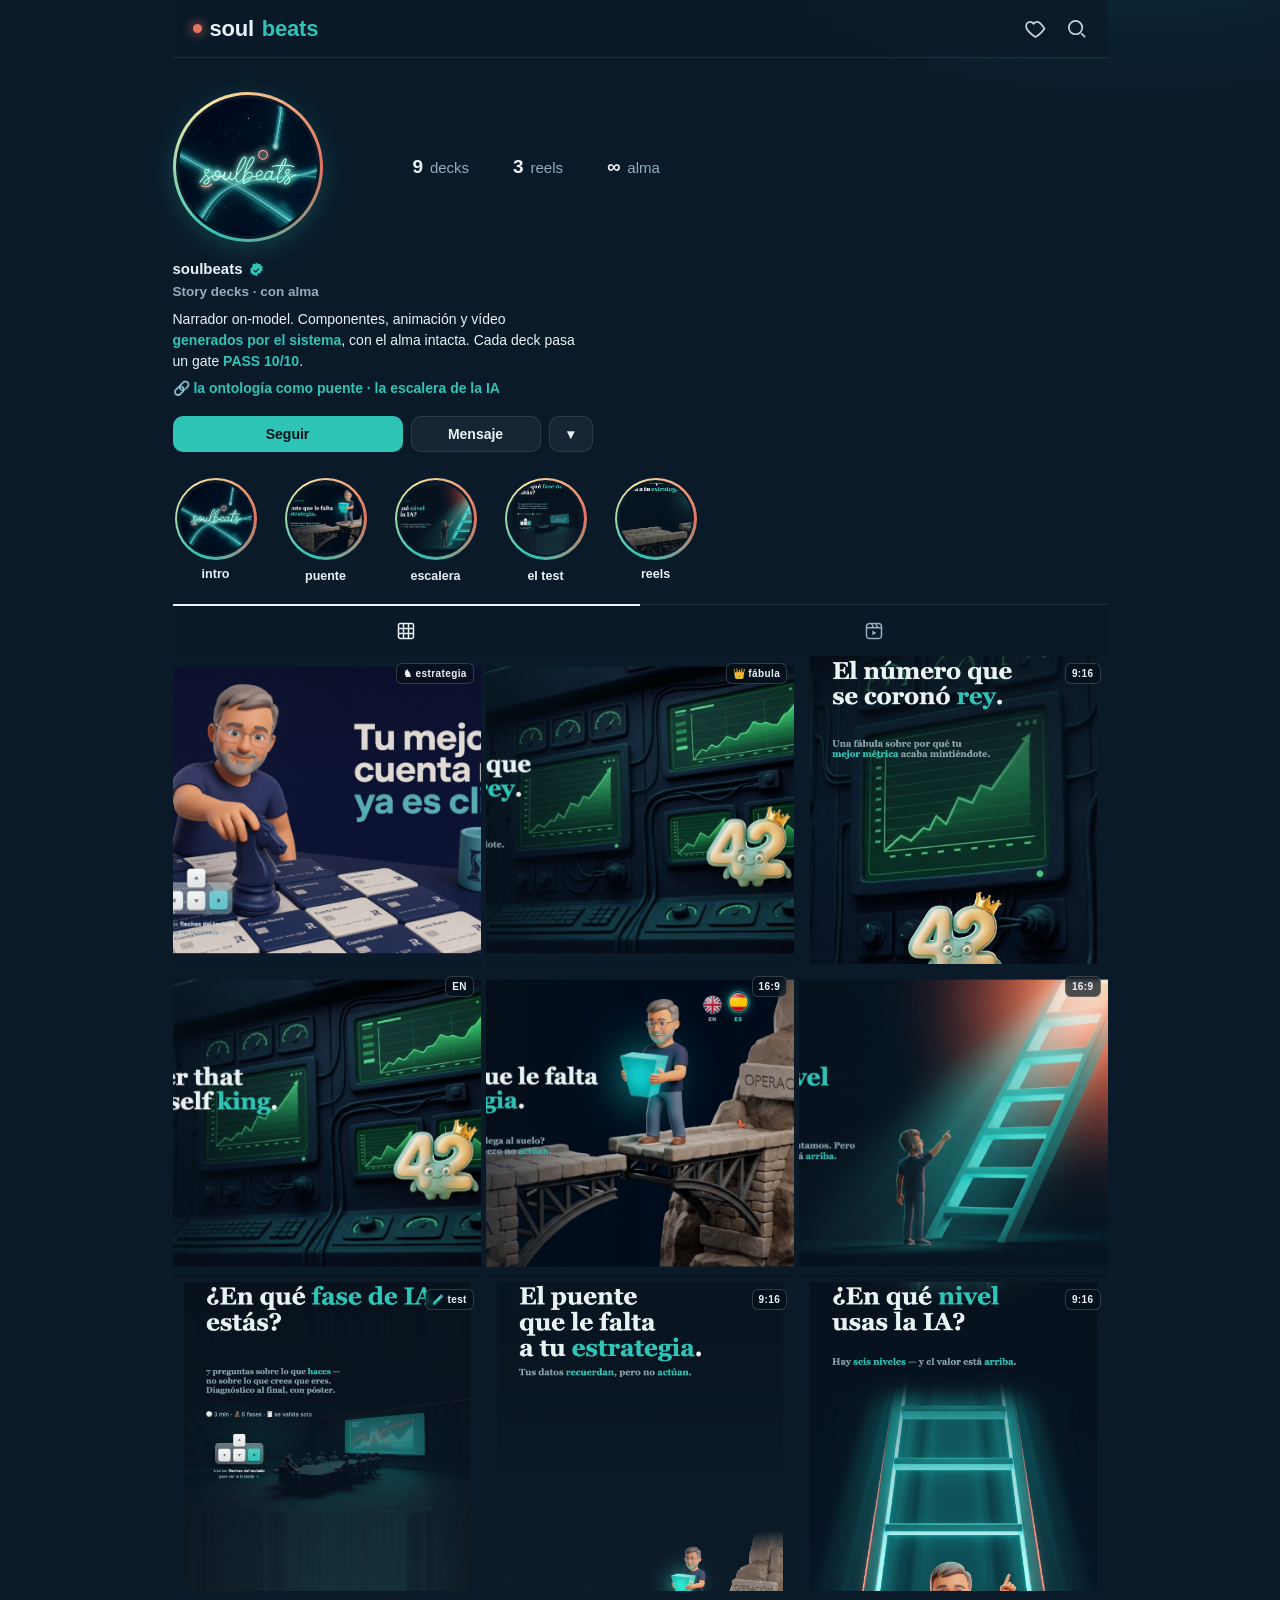
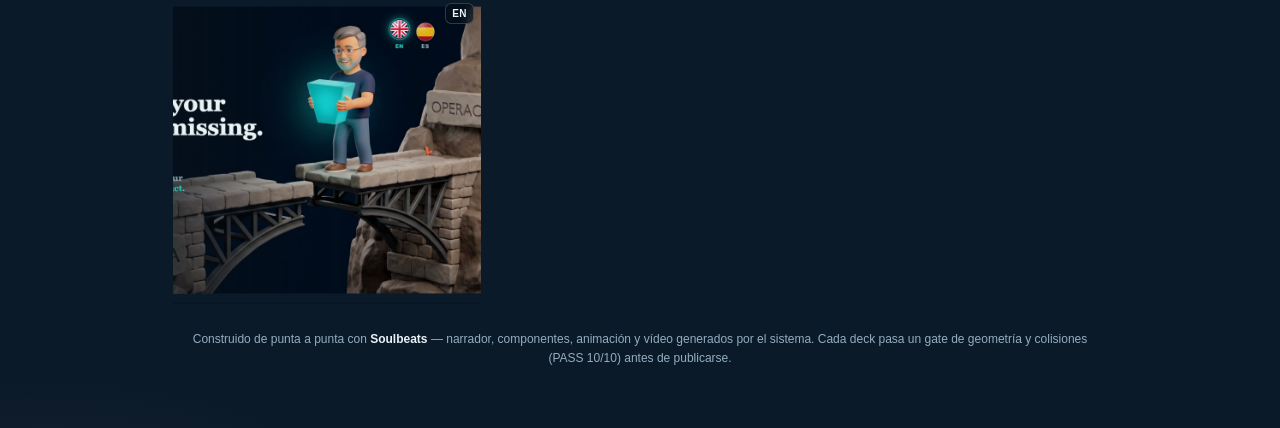
<file: index.html>
<!doctype html>
<html lang="es">
<head>
<meta charset="utf-8">
<meta name="viewport" content="width=device-width, initial-scale=1, viewport-fit=cover">
<title>Soulbeats · @soulbeats — story decks con alma</title>
<meta name="description" content="El perfil de Soulbeats: historias que puedes leer como deck, pasar en el móvil, mirar como reel o hacer como test. La ontología como puente y la escalera de la IA.">
<link rel="icon" href="favicon.svg">
<style>
  :root{
    --navy:#0A1A29; --navy2:#0f2233; --panel:#0d1f30; --teal:#2EC4B6; --coral:#E5735E;
    --cream:#FCE9A6; --ink:#eaf2f7; --dim:#93aec0; --line:rgba(255,255,255,.10);
    --ring:conic-gradient(from 205deg, var(--teal), var(--cream), var(--coral), var(--teal));
    --gap:3px;
  }
  *{ box-sizing:border-box; margin:0; padding:0 }
  html{ -webkit-text-size-adjust:100% }
  body{
    min-height:100dvh; color:var(--ink); background:var(--navy);
    font-family:-apple-system,BlinkMacSystemFont,"Segoe UI",Roboto,Helvetica,Arial,sans-serif;
    -webkit-font-smoothing:antialiased; line-height:1.5;
    background:
      radial-gradient(760px 380px at 88% -6%, rgba(46,196,182,.13), transparent 60%),
      radial-gradient(620px 360px at 4% 108%, rgba(229,115,94,.10), transparent 60%),
      var(--navy);
  }
  img{ display:block; max-width:100% }
  .app{ max-width:975px; margin:0 auto; padding-bottom:56px }
  .vh{ position:absolute; width:1px; height:1px; overflow:hidden; clip:rect(0 0 0 0) }

  /* ───────── top bar ───────── */
  .topbar{
    position:sticky; top:0; z-index:30; display:flex; align-items:center; justify-content:space-between;
    padding:12px clamp(14px,4vw,20px); padding-top:max(12px,env(safe-area-inset-top));
    background:rgba(10,26,41,.82); backdrop-filter:blur(12px); border-bottom:1px solid var(--line);
  }
  .wm{ font-size:22px; font-weight:800; letter-spacing:-.01em; color:var(--ink);
    display:inline-flex; align-items:center; gap:8px }
  .wm .dot{ width:9px; height:9px; border-radius:50%; background:var(--coral); box-shadow:0 0 12px var(--coral) }
  .wm b{ color:var(--teal); font-weight:800 }
  .tbi{ display:flex; gap:18px; color:var(--ink); opacity:.85 }
  .tbi svg{ width:23px; height:23px; stroke:currentColor; fill:none; stroke-width:1.8 }

  /* ───────── profile head ───────── */
  .phead{ display:flex; align-items:center; gap:clamp(18px,7vw,44px);
    padding:22px clamp(14px,4vw,20px) 6px }
  .avatar{ appearance:none; border:0; background:none; cursor:pointer; flex:0 0 auto; padding:0 }
  .ring{ display:block; width:clamp(84px,23vw,150px); aspect-ratio:1; border-radius:50%;
    padding:3px; background:var(--ring); box-shadow:0 6px 26px rgba(46,196,182,.22) }
  .ringin{ display:block; width:100%; height:100%; border-radius:50%; padding:3px; background:var(--navy) }
  .ringin img{ width:100%; height:100%; border-radius:50%; object-fit:cover; object-position:center 42% }
  .pstats{ flex:1; display:flex; justify-content:space-around; gap:6px; text-align:center }
  .stat b{ display:block; font-size:clamp(17px,4.6vw,21px); font-weight:800; letter-spacing:-.01em }
  .stat span{ color:var(--dim); font-size:clamp(12px,3.4vw,14px) }

  /* ───────── bio ───────── */
  .pbio{ padding:6px clamp(14px,4vw,20px) 0 }
  .pname{ font-weight:800; font-size:15px; display:flex; align-items:center; gap:6px }
  .vrf{ width:15px; height:15px; flex:0 0 auto }
  .pcat{ color:var(--dim); font-size:13.5px; font-weight:600; margin-top:1px }
  .pbio p{ font-size:14px; margin-top:7px; color:var(--ink); max-width:52ch }
  .pbio p b{ color:var(--teal); font-weight:700 }
  .plink{ display:inline-block; margin-top:6px; color:var(--teal); font-weight:700; font-size:14px; text-decoration:none }
  .plink:hover{ text-decoration:underline }

  /* ───────── action buttons ───────── */
  .pbtns{ display:flex; gap:8px; padding:14px clamp(14px,4vw,20px) 4px }
  .pb{ appearance:none; cursor:pointer; border:1px solid var(--line); border-radius:10px;
    font-weight:700; font-size:14px; padding:9px 14px; color:var(--ink); background:rgba(255,255,255,.05);
    transition:background .15s, border-color .15s, transform .12s; flex:1 }
  .pb:active{ transform:scale(.98) }
  .pb.follow{ background:var(--teal); color:#04121a; border-color:transparent; flex:2 }
  .pb.follow.on{ background:rgba(255,255,255,.06); color:var(--ink); border-color:var(--line); flex:2 }
  .pb.sq{ flex:0 0 44px; padding:9px 0 }

  /* ───────── story highlights ───────── */
  .hls{ display:flex; gap:clamp(14px,4.5vw,24px); overflow-x:auto; scrollbar-width:none;
    padding:18px clamp(14px,4vw,20px) 10px; -webkit-overflow-scrolling:touch }
  .hls::-webkit-scrollbar{ display:none }
  .hl{ appearance:none; border:0; background:none; cursor:pointer; text-decoration:none;
    flex:0 0 auto; display:flex; flex-direction:column; align-items:center; gap:7px; width:72px }
  .hlr{ width:66px; height:66px; border-radius:50%; padding:2.5px; background:var(--ring) }
  .hlr span{ display:block; width:100%; height:100%; border-radius:50%; padding:2.5px; background:var(--navy) }
  .hlr img{ width:100%; height:100%; border-radius:50%; object-fit:cover }
  .hl small{ color:var(--ink); font-size:12.5px; font-weight:600; max-width:72px; overflow:hidden;
    text-overflow:ellipsis; white-space:nowrap }

  /* ───────── tabs ───────── */
  .tabs{ position:sticky; top:47px; z-index:20; display:flex; margin-top:8px;
    border-top:1px solid var(--line); background:rgba(10,26,41,.9); backdrop-filter:blur(10px) }
  .tab{ appearance:none; border:0; background:none; cursor:pointer; flex:1; color:var(--dim);
    padding:13px 0; display:flex; align-items:center; justify-content:center; gap:8px;
    font-size:12px; font-weight:800; letter-spacing:.12em; text-transform:uppercase;
    border-top:2px solid transparent; margin-top:-1px }
  .tab svg{ width:20px; height:20px; stroke:currentColor; fill:none; stroke-width:1.8 }
  .tab.is-active{ color:var(--ink); border-top-color:var(--ink) }

  /* ───────── grids ───────── */
  .grid{ display:none }
  .grid.is-shown{ display:grid }
  .posts{ grid-template-columns:repeat(3,1fr); gap:var(--gap) }
  .tile{ position:relative; aspect-ratio:1; overflow:hidden; text-decoration:none; background:#04101b;
    display:block }
  .tile img{ width:100%; height:100%; object-fit:cover; object-position:var(--pos,center);
    transition:transform .3s ease }
  .tile:hover img{ transform:scale(1.05) }
  .tbadge{ position:absolute; top:7px; right:7px; z-index:2; font-size:10px; font-weight:800;
    letter-spacing:.04em; color:var(--ink); background:rgba(4,16,27,.7); border:1px solid rgba(255,255,255,.18);
    border-radius:6px; padding:2px 6px; backdrop-filter:blur(3px) }
  .thover{ position:absolute; inset:0; z-index:1; display:flex; flex-direction:column; justify-content:flex-end;
    gap:2px; padding:10px; color:#fff; text-decoration:none;
    background:linear-gradient(180deg, transparent 38%, rgba(4,12,20,.86));
    opacity:0; transition:opacity .2s }
  .tile:hover .thover, .tile:focus-visible .thover{ opacity:1 }
  .thover b{ font-size:13.5px; line-height:1.2; letter-spacing:-.01em }
  .thover small{ color:var(--teal); font-size:11.5px; font-weight:700 }

  /* reels */
  .reels{ grid-template-columns:repeat(3,1fr); gap:var(--gap) }
  .rtile{ position:relative; aspect-ratio:9/16; overflow:hidden; text-decoration:none; background:#04101b; display:block }
  .rtile img{ width:100%; height:100%; object-fit:cover; transition:transform .3s }
  .rtile:hover img{ transform:scale(1.04) }
  .rplay{ position:absolute; top:9px; right:9px; z-index:2; color:#fff; filter:drop-shadow(0 1px 3px rgba(0,0,0,.6)) }
  .rplay svg{ width:20px; height:20px; fill:#fff }
  .rmeta{ position:absolute; inset:auto 0 0 0; z-index:1; padding:10px 11px; color:#fff;
    background:linear-gradient(180deg,transparent,rgba(4,12,20,.86)) }
  .rmeta b{ display:block; font-size:13px; line-height:1.15 }
  .rmeta small{ color:var(--teal); font-size:11px; font-weight:700 }

  /* ───────── story viewer overlay ───────── */
  .viewer{ position:fixed; inset:0; z-index:100; background:rgba(3,9,16,.94); backdrop-filter:blur(8px);
    display:flex; align-items:center; justify-content:center; padding:14px }
  .viewer[hidden]{ display:none }
  .vstage{ position:relative; width:min(420px,92vw); aspect-ratio:9/16; max-height:88dvh;
    border-radius:16px; overflow:hidden; background:#000; box-shadow:0 30px 90px rgba(0,0,0,.6) }
  .vstage video{ width:100%; height:100%; object-fit:cover; background:#000 }
  .vprog{ position:absolute; top:10px; left:10px; right:10px; height:3px; border-radius:3px;
    background:rgba(255,255,255,.28); overflow:hidden; z-index:3 }
  .vprog i{ display:block; height:100%; width:0; background:#fff; border-radius:3px }
  .vhead{ position:absolute; top:20px; left:12px; right:12px; z-index:3; display:flex; align-items:center; gap:9px }
  .vhead .a{ width:30px; height:30px; border-radius:50%; padding:2px; background:var(--ring) }
  .vhead .a img{ width:100%; height:100%; border-radius:50%; object-fit:cover; object-position:center 42% }
  .vhead b{ color:#fff; font-size:14px; font-weight:800; text-shadow:0 1px 4px rgba(0,0,0,.5) }
  .vhead small{ color:rgba(255,255,255,.7); font-size:12px }
  .vclose{ margin-left:auto; appearance:none; border:0; background:none; cursor:pointer;
    color:#fff; font-size:22px; line-height:1; padding:4px 6px }
  .vcta{ position:absolute; left:50%; bottom:20px; transform:translateX(-50%); z-index:3;
    background:#fff; color:#04121a; font-weight:800; font-size:14px; text-decoration:none;
    padding:11px 22px; border-radius:999px; box-shadow:0 10px 30px rgba(0,0,0,.4) }

  footer{ color:var(--dim); font-size:12px; text-align:center; padding:26px 20px 0; line-height:1.6 }
  footer b{ color:var(--ink) }

  /* ───────── desktop refinements ───────── */
  @media (min-width:720px){
    :root{ --gap:5px }
    .app{ padding:0 20px 60px }
    .phead{ padding:34px 0 10px; gap:clamp(40px,8vw,90px) }
    .pstats{ justify-content:flex-start; gap:44px; max-width:420px }
    .stat{ display:flex; gap:7px; align-items:baseline }
    .stat b{ font-size:19px } .stat span{ font-size:15px }
    .pbio{ padding:6px 0 0 } .pbtns{ padding:16px 0 4px; max-width:420px }
    .hls{ padding:22px 0 10px } .hl{ width:86px } .hlr{ width:82px; height:82px }
    .tabs{ top:0 } .tab{ padding:15px 0 }
    .thover b{ font-size:15px } .thover small{ font-size:12.5px }
  }
  @media (prefers-reduced-motion:reduce){ *{ transition:none !important; animation:none !important } }
</style>
</head>
<body>
<div class="app">

  <!-- ═══════════ top bar ═══════════ -->
  <header class="topbar">
    <div class="wm"><span class="dot"></span>soul<b>beats</b></div>
    <nav class="tbi" aria-label="acciones">
      <svg viewBox="0 0 24 24"><path d="M12 21s-7-4.6-9.3-9C1.2 8.6 3 5 6.3 5c2 0 3.2 1.2 3.7 2 .5-.8 1.7-2 3.7-2C17 5 18.8 8.6 21.3 12 19 16.4 12 21 12 21z"/></svg>
      <svg viewBox="0 0 24 24"><circle cx="11" cy="11" r="7"/><path d="M21 21l-4-4"/></svg>
    </nav>
  </header>

  <main>
    <!-- ═══════════ profile head ═══════════ -->
    <section class="phead">
      <button class="avatar" data-story="intro" aria-label="Ver la intro de Soulbeats">
        <span class="ring"><span class="ringin"><img src="assets/brand-intro-poster.jpg" alt="Soulbeats"></span></span>
      </button>
      <div class="pstats">
        <div class="stat"><b>9</b><span>decks</span></div>
        <div class="stat"><b>3</b><span>reels</span></div>
        <div class="stat"><b>∞</b><span>alma</span></div>
      </div>
    </section>

    <!-- ═══════════ bio ═══════════ -->
    <section class="pbio">
      <div class="pname">soulbeats
        <svg class="vrf" viewBox="0 0 24 24" aria-label="verificado"><path fill="#2EC4B6" d="M12 1l2.6 2.1 3.3-.4 1.2 3.1 3 1.5-1 3.2 1 3.2-3 1.5-1.2 3.1-3.3-.4L12 23l-2.6-2.1-3.3.4-1.2-3.1-3-1.5 1-3.2-1-3.2 3-1.5L6 2.7l3.3.4z"/><path fill="#04121a" d="M10.6 14.6l-2.2-2.2-1.3 1.3 3.5 3.5 6-6-1.3-1.3z"/></svg>
      </div>
      <div class="pcat">Story decks · con alma</div>
      <p>Narrador on-model. Componentes, animación y vídeo <b>generados por el sistema</b>, con el alma intacta. Cada deck pasa un gate <b>PASS 10/10</b>.</p>
      <a class="plink" href="#feed">🔗 la ontología como puente · la escalera de la IA</a>
    </section>

    <!-- ═══════════ actions ═══════════ -->
    <section class="pbtns">
      <button class="pb follow" id="followBtn">Seguir</button>
      <button class="pb ghost">Mensaje</button>
      <button class="pb ghost sq" data-story="intro" aria-label="Ver intro">▾</button>
    </section>

    <!-- ═══════════ story highlights ═══════════ -->
    <section class="hls" aria-label="Historias destacadas">
      <button class="hl" data-story="intro">
        <span class="hlr"><span><img src="assets/brand-intro-poster.jpg" alt=""></span></span><small>intro</small></button>
      <a class="hl" href="./ontologia-puente/">
        <span class="hlr"><span><img src="assets/cover-deck.png" alt="" loading="lazy" decoding="async"></span></span><small>puente</small></a>
      <a class="hl" href="./seis-fases/">
        <span class="hlr"><span><img src="assets/cover-seis-deck.png" alt="" loading="lazy" decoding="async"></span></span><small>escalera</small></a>
      <a class="hl" href="./que-fase-eres/">
        <span class="hlr"><span><img src="assets/cover-test.png" alt="" loading="lazy" decoding="async"></span></span><small>el test</small></a>
      <button class="hl" data-tab="reels">
        <span class="hlr"><span><img src="assets/cover-reel.png" alt="" loading="lazy" decoding="async"></span></span><small>reels</small></button>
    </section>

    <!-- ═══════════ tabs ═══════════ -->
    <nav class="tabs" id="feed" role="tablist">
      <button class="tab is-active" data-tab="posts" role="tab" aria-selected="true" aria-label="Publicaciones">
        <svg viewBox="0 0 24 24"><rect x="3" y="3" width="18" height="18" rx="2"/><path d="M9 3v18M15 3v18M3 9h18M3 15h18"/></svg>
      </button>
      <button class="tab" data-tab="reels" role="tab" aria-selected="false" aria-label="Reels">
        <svg viewBox="0 0 24 24"><rect x="3" y="3" width="18" height="18" rx="4"/><path d="M3 8h18M9 3l2.5 5M14 3l2.5 5"/><path d="M10 11.5l5 2.8-5 2.8z" fill="currentColor" stroke="none"/></svg>
      </button>
    </nav>

    <!-- ═══════════ posts grid (los decks como fotos de la galería) ═══════════ -->
    <section class="grid posts is-shown" role="tabpanel">
      <a class="tile" href="./srm/" style="--pos:35% center">
        <span class="tbadge">♞ estrategia</span>
        <img src="assets/cover-srm.png" alt="Tu mejor cuenta nueva ya es cliente — SRM by anlak" loading="lazy" decoding="async">
        <span class="thover"><b>Tu mejor cuenta nueva ya es cliente</b><small>Estrategia · SRM by anlak</small></span>
      </a>
      <a class="tile" href="./goodhart/" style="--pos:80% center">
        <span class="tbadge">👑 fábula</span>
        <img src="assets/cover-goodhart.png" alt="El número que se coronó rey — la Ley de Goodhart" loading="lazy" decoding="async">
        <span class="thover"><b>El número que se coronó rey</b><small>Fábula · la Ley de Goodhart</small></span>
      </a>
      <a class="tile" href="./goodhart-portrait/">
        <span class="tbadge">9:16</span>
        <img src="assets/cover-goodhart-portrait.png" alt="El número que se coronó rey — móvil" loading="lazy" decoding="async">
        <span class="thover"><b>El número que se coronó rey</b><small>Móvil · swipe</small></span>
      </a>
      <a class="tile" href="./goodhart-en/" style="--pos:80% center">
        <span class="tbadge">EN</span>
        <img src="assets/cover-goodhart-en.png" alt="The number that crowned itself king" loading="lazy" decoding="async">
        <span class="thover"><b>The number that crowned itself king</b><small>Goodhart's Law · in English</small></span>
      </a>
      <a class="tile" href="./ontologia-puente/" style="--pos:80% center">
        <span class="tbadge">16:9</span>
        <img src="assets/cover-deck.png" alt="La ontología como puente — deck" loading="lazy" decoding="async">
        <span class="thover"><b>La ontología como puente</b><small>Deck · leer · ← →</small></span>
      </a>
      <a class="tile" href="./seis-fases/" style="--pos:82% center">
        <span class="tbadge">16:9</span>
        <img src="assets/cover-seis-deck.png" alt="La escalera de la IA — deck" loading="lazy" decoding="async">
        <span class="thover"><b>La escalera de la IA</b><small>Deck · leer · ← →</small></span>
      </a>
      <a class="tile" href="./que-fase-eres/">
        <span class="tbadge">🧪 test</span>
        <img src="assets/cover-test.png" alt="¿En qué fase de IA estás? — test" loading="lazy" decoding="async">
        <span class="thover"><b>¿En qué fase estás?</b><small>Test · interactivo</small></span>
      </a>
      <a class="tile" href="./ontologia-puente-portrait/">
        <span class="tbadge">9:16</span>
        <img src="assets/cover-portrait.png" alt="La ontología como puente — móvil" loading="lazy" decoding="async">
        <span class="thover"><b>El puente, en móvil</b><small>Swipe · vertical</small></span>
      </a>
      <a class="tile" href="./seis-fases-portrait/">
        <span class="tbadge">9:16</span>
        <img src="assets/cover-seis-portrait.png" alt="La escalera de la IA — móvil" loading="lazy" decoding="async">
        <span class="thover"><b>La escalera, en móvil</b><small>Swipe · vertical</small></span>
      </a>
      <a class="tile" href="./ontologia-puente-en/" style="--pos:80% center">
        <span class="tbadge">EN</span>
        <img src="assets/cover-deck-en.png" alt="The ontology as a bridge — deck" loading="lazy" decoding="async">
        <span class="thover"><b>The bridge — in English</b><small>Deck · read · ← →</small></span>
      </a>
    </section>

    <!-- ═══════════ reels grid ═══════════ -->
    <section class="grid reels" role="tabpanel">
      <a class="rtile" href="./goodhart/reel/">
        <span class="rplay"><svg viewBox="0 0 24 24"><path d="M8 5v14l11-7z"/></svg></span>
        <img src="assets/cover-goodhart-reel.png" alt="Reel — El número que se coronó rey" loading="lazy" decoding="async">
        <span class="rmeta"><b>El número que se coronó rey</b><small>▶ reel · ~2 min · narrado</small></span>
      </a>
      <a class="rtile" href="./reel/">
        <span class="rplay"><svg viewBox="0 0 24 24"><path d="M8 5v14l11-7z"/></svg></span>
        <img src="assets/cover-reel.png" alt="Reel — la ontología como puente" loading="lazy" decoding="async">
        <span class="rmeta"><b>La ontología como puente</b><small>▶ reel · ~2 min · con sonido</small></span>
      </a>
      <a class="rtile" href="./seis-fases/reel/">
        <span class="rplay"><svg viewBox="0 0 24 24"><path d="M8 5v14l11-7z"/></svg></span>
        <img src="assets/cover-seis-reel.png" alt="Reel — la escalera de la IA" loading="lazy" decoding="async">
        <span class="rmeta"><b>La escalera de la IA</b><small>▶ reel · ~80 s · narrado</small></span>
      </a>
    </section>

    <footer>
      Construido de punta a punta con <b>Soulbeats</b> — narrador, componentes, animación y vídeo generados
      por el sistema. Cada deck pasa un gate de geometría y colisiones (PASS 10/10) antes de publicarse.
    </footer>
  </main>
</div>

<!-- ═══════════ story viewer ═══════════ -->
<div class="viewer" id="viewer" hidden>
  <div class="vstage">
    <div class="vprog"><i id="vprog"></i></div>
    <div class="vhead">
      <span class="a"><img src="assets/brand-intro-poster.jpg" alt=""></span>
      <div><b>soulbeats</b><br><small>intro</small></div>
      <button class="vclose" id="vclose" aria-label="Cerrar">✕</button>
    </div>
    <video id="vvid" src="assets/brand-intro.mp4" playsinline preload="none"></video>
    <a class="vcta" href="#feed" id="vcta">Ver los decks →</a>
  </div>
</div>

<script>
(function(){
  var $ = function(s,r){ return (r||document).querySelector(s); };
  var $$ = function(s,r){ return Array.prototype.slice.call((r||document).querySelectorAll(s)); };

  /* ---- tabs (posts / reels) ---- */
  function showTab(name){
    $$('.tab').forEach(function(t){
      var on = t.dataset.tab === name;
      t.classList.toggle('is-active', on); t.setAttribute('aria-selected', on?'true':'false');
    });
    $('.posts').classList.toggle('is-shown', name==='posts');
    $('.reels').classList.toggle('is-shown', name==='reels');
  }
  $$('.tab').forEach(function(t){ t.addEventListener('click', function(){ showTab(t.dataset.tab); }); });
  $$('[data-tab="reels"]').forEach(function(b){
    if(b.classList.contains('tab')) return;
    b.addEventListener('click', function(e){ e.preventDefault(); showTab('reels');
      $('#feed').scrollIntoView({behavior:'smooth', block:'start'}); });
  });

  /* ---- follow toggle (homage, harmless) ---- */
  var fb = $('#followBtn');
  fb.addEventListener('click', function(){
    var on = fb.classList.toggle('on');
    fb.textContent = on ? 'Siguiendo ✓' : 'Seguir';
  });

  /* ---- story viewer (brand sting) ---- */
  var viewer = $('#viewer'), vid = $('#vvid'), prog = $('#vprog');
  function openViewer(){
    viewer.hidden = false;
    vid.currentTime = 0; prog.style.width = '0%';
    var p = vid.play(); if(p && p.catch) p.catch(function(){});
  }
  function closeViewer(){ viewer.hidden = true; vid.pause(); }
  $$('[data-story="intro"]').forEach(function(b){
    b.addEventListener('click', function(e){ e.preventDefault(); openViewer(); });
  });
  $('#vclose').addEventListener('click', closeViewer);
  viewer.addEventListener('click', function(e){ if(e.target === viewer) closeViewer(); });
  $('#vcta').addEventListener('click', closeViewer);
  vid.addEventListener('timeupdate', function(){
    if(vid.duration) prog.style.width = (100*vid.currentTime/vid.duration)+'%';
  });
  vid.addEventListener('ended', function(){ prog.style.width='100%'; });
  document.addEventListener('keydown', function(e){ if(e.key==='Escape' && !viewer.hidden) closeViewer(); });
})();
</script>
</body>
</html>
</file>
